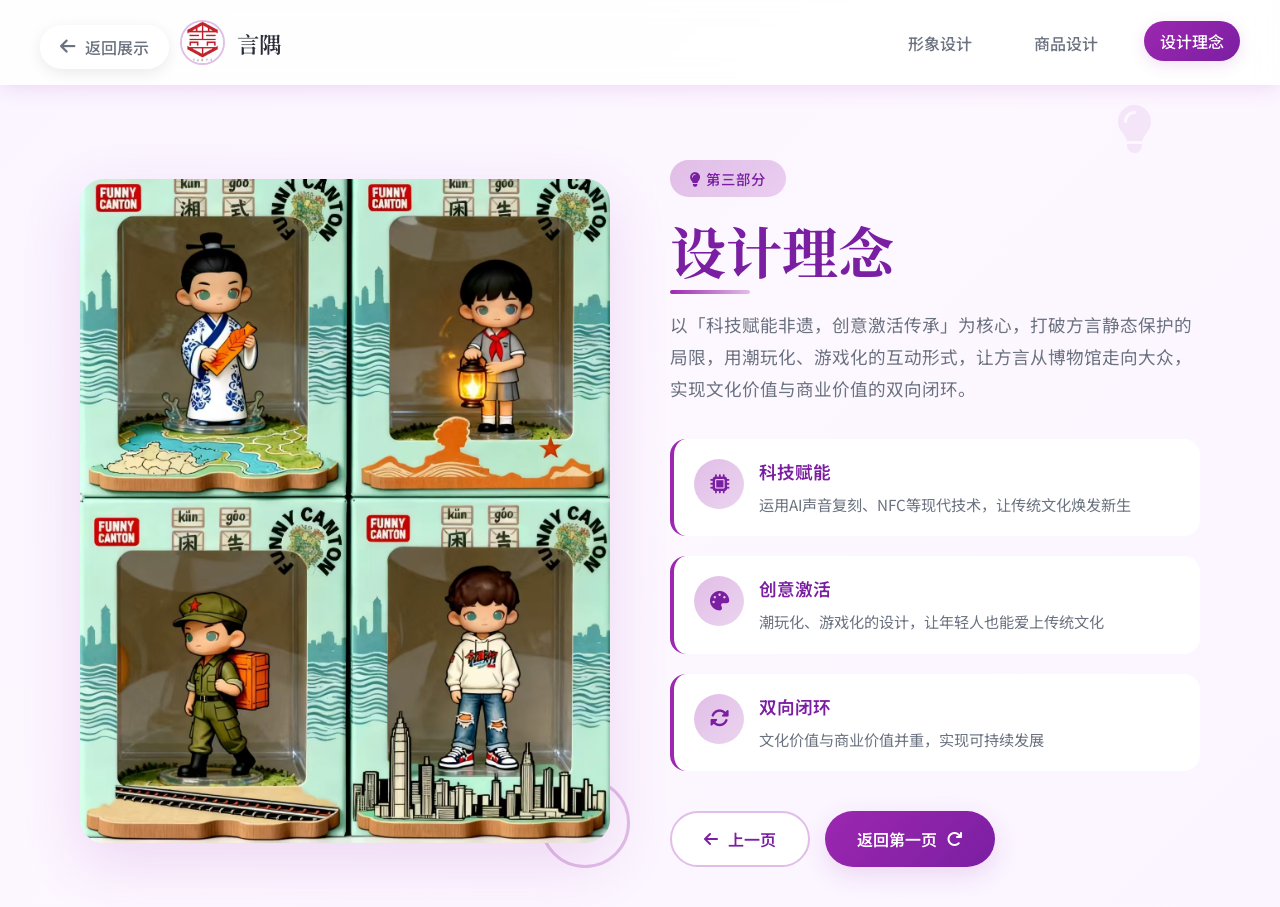
<file: 言隅/html/concept.html>
<!DOCTYPE html>
<html lang="zh-CN">
<head>
    <meta charset="UTF-8">
    <meta name="viewport" content="width=device-width, initial-scale=1.0">
    <link rel="icon" href="../imgs/logo.jpg" type="image/jpeg">
    <link rel="apple-touch-icon" href="../imgs/logo.jpg">
    <title>言隅 - 设计理念</title>
    <link rel="stylesheet" href="https://cdnjs.cloudflare.com/ajax/libs/font-awesome/6.4.0/css/all.min.css">
    <link rel="preconnect" href="https://fonts.googleapis.com">
    <link rel="preconnect" href="https://fonts.gstatic.com" crossorigin>
    <link href="https://fonts.googleapis.com/css2?family=Noto+Sans+SC:wght@300;400;500;700&family=Noto+Serif+SC:wght@400;600;700&display=swap" rel="stylesheet">
    <link rel="stylesheet" href="../css/concept.css">
</head>
<body>
    <!-- 返回链接 - 左上角（PC端原版位置） -->
    <a href="../index.html#show" class="back-link">
        <i class="fas fa-arrow-left"></i>
        <span>返回展示</span>
    </a>

    <!-- 导航栏：PC端完全保留原版 -->
    <nav class="navbar">
        <a href="../index.html" class="nav-brand">
            <img 
                src="../imgs/logo.jpg" 
                alt="言隅LOGO" 
                class="nav-logo logo-circle"
            >
            <span class="nav-title">言隅</span>
        </a>
        <div class="nav-links">
            <a href="./design.html" class="nav-link">形象设计</a>
            <a href="./product.html" class="nav-link">商品设计</a>
            <a href="./concept.html" class="nav-link active">设计理念</a>
        </div>
    </nav>

    <!-- 主内容区：PC端完全保留原版结构 -->
    <main class="main-content">
        <div class="content-wrapper">
            <!-- 图片区域：PC端完全保留原版 -->
            <div class="image-section">
                <img src="../imgs/img13.jpg" alt="设计理念" class="main-image">
                <div class="image-decoration"></div>
            </div>

            <!-- 内容区域：PC端完全保留原版 -->
            <div class="text-section">
                <span class="page-badge"><i class="fas fa-lightbulb"></i> 第三部分</span>
                <h1 class="page-title">设计理念</h1>
                <p class="page-description">
                    以「科技赋能非遗，创意激活传承」为核心，打破方言静态保护的局限，用潮玩化、游戏化的互动形式，让方言从博物馆走向大众，实现文化价值与商业价值的双向闭环。
                </p>
                
                <div class="concept-points">
                    <div class="concept-item">
                        <div class="concept-icon">
                            <i class="fas fa-microchip"></i>
                        </div>
                        <div class="concept-content">
                            <h3>科技赋能</h3>
                            <p>运用AI声音复刻、NFC等现代技术，让传统文化焕发新生</p>
                        </div>
                    </div>
                    <div class="concept-item">
                        <div class="concept-icon">
                            <i class="fas fa-palette"></i>
                        </div>
                        <div class="concept-content">
                            <h3>创意激活</h3>
                            <p>潮玩化、游戏化的设计，让年轻人也能爱上传统文化</p>
                        </div>
                    </div>
                    <div class="concept-item">
                        <div class="concept-icon">
                            <i class="fas fa-sync-alt"></i>
                        </div>
                        <div class="concept-content">
                            <h3>双向闭环</h3>
                            <p>文化价值与商业价值并重，实现可持续发展</p>
                        </div>
                    </div>
                </div>

                <div class="nav-buttons">
                    <a href="./product.html" class="nav-btn nav-btn-secondary">
                        <i class="fas fa-arrow-left"></i> 上一页
                    </a>
                    <a href="./design.html" class="nav-btn nav-btn-primary">
                        返回第一页 <i class="fas fa-redo"></i>
                    </a>
                </div>
            </div>
        </div>

        <!-- 浮动装饰：PC端完全保留原版 -->
        <div class="floating-elements">
            <div class="floating-element element-1">
                <i class="fas fa-lightbulb"></i>
            </div>
            <div class="floating-element element-2">
                <i class="fas fa-sparkles"></i>
            </div>
        </div>
    </main>

    <script src="../js/concept.js"></script>
</body>
</html>
</file>
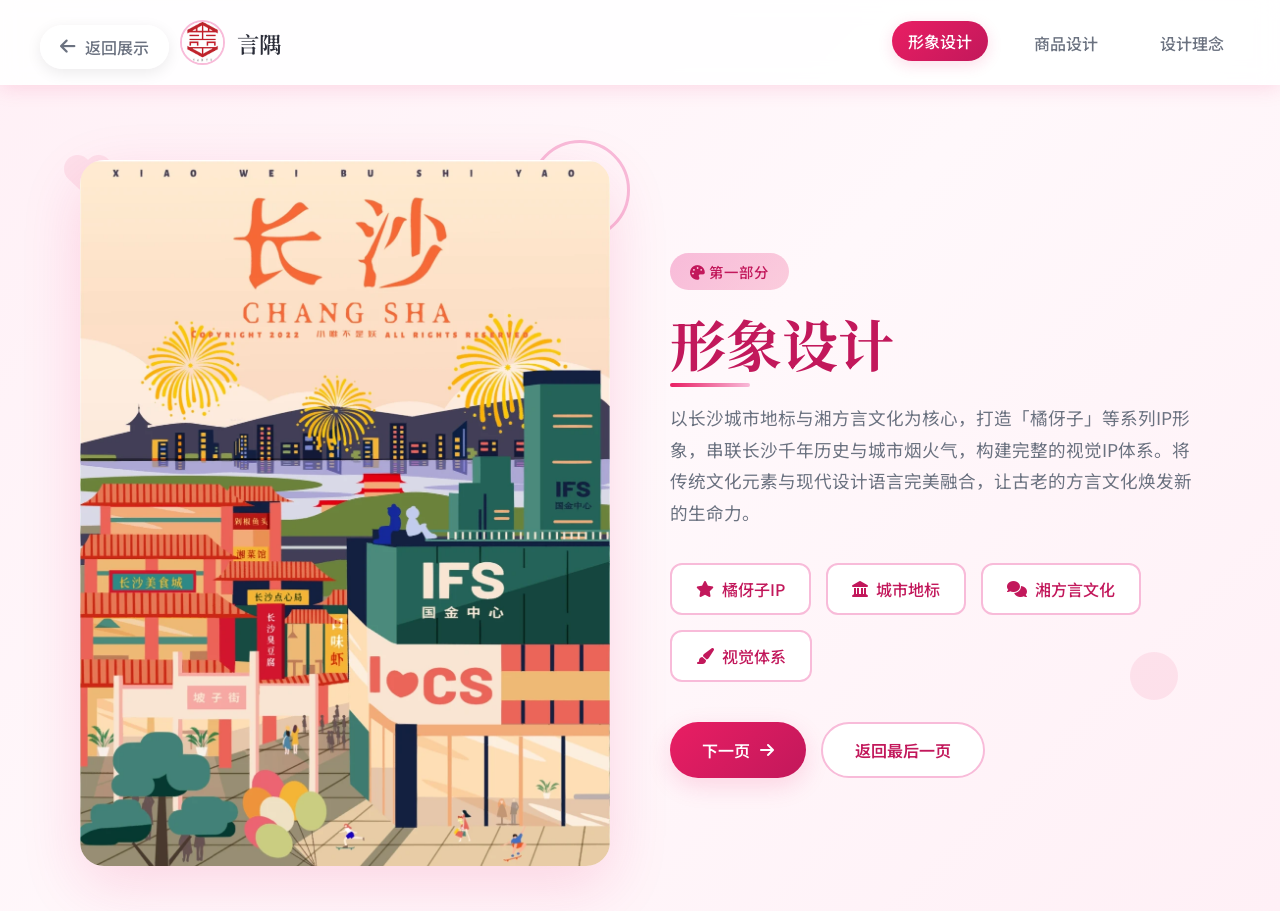
<file: 言隅/html/design.html>
<!DOCTYPE html>
<html lang="zh-CN">
<head>
    <meta charset="UTF-8">
    <meta name="viewport" content="width=device-width, initial-scale=1.0">
    <link rel="icon" href="../imgs/logo.jpg" type="image/jpeg">
    <link rel="apple-touch-icon" href="../imgs/logo.jpg">
    <title>言隅 - 形象设计</title>
    <link rel="stylesheet" href="https://cdnjs.cloudflare.com/ajax/libs/font-awesome/6.4.0/css/all.min.css">
    <link rel="preconnect" href="https://fonts.googleapis.com">
    <link rel="preconnect" href="https://fonts.gstatic.com" crossorigin>
    <link href="https://fonts.googleapis.com/css2?family=Noto+Sans+SC:wght@300;400;500;700&family=Noto+Serif+SC:wght@400;600;700&display=swap" rel="stylesheet">
    <link rel="stylesheet" href="../css/design.css">
</head>
<body>
    <!-- 返回链接 - 左上角（PC端位置） -->
    <a href="../index.html#show" class="back-link">
        <i class="fas fa-arrow-left"></i>
        <span>返回展示</span>
    </a>

    <!-- 导航栏：LOGO点击返回index.html -->
    <nav class="navbar">
        <a href="../index.html" class="nav-brand">
            <img 
                src="../imgs/logo.jpg" 
                alt="言隅LOGO" 
                class="nav-logo logo-circle"
            >
            <span class="nav-title">言隅</span>
        </a>
        <div class="nav-links">
            <a href="./design.html" class="nav-link active">形象设计</a>
            <a href="./product.html" class="nav-link">商品设计</a>
            <a href="./concept.html" class="nav-link">设计理念</a>
        </div>
    </nav>

    <!-- 主内容区：PC端完全保持原样 -->
    <main class="main-content">
        <div class="content-wrapper">
            <!-- 图片区域：PC端完全保留 -->
            <div class="image-section">
                <img src="../imgs/img11.jpg" alt="形象设计" class="main-image">
                <div class="image-decoration"></div>
            </div>

            <!-- 内容区域 -->
            <div class="text-section">
                <span class="page-badge"><i class="fas fa-palette"></i> 第一部分</span>
                <h1 class="page-title">形象设计</h1>
                <p class="page-description">
                    以长沙城市地标与湘方言文化为核心，打造「橘伢子」等系列IP形象，串联长沙千年历史与城市烟火气，构建完整的视觉IP体系。将传统文化元素与现代设计语言完美融合，让古老的方言文化焕发新的生命力。
                </p>
                
                <div class="features">
                    <div class="feature-tag">
                        <i class="fas fa-star"></i>
                        橘伢子IP
                    </div>
                    <div class="feature-tag">
                        <i class="fas fa-landmark"></i>
                        城市地标
                    </div>
                    <div class="feature-tag">
                        <i class="fas fa-comments"></i>
                        湘方言文化
                    </div>
                    <div class="feature-tag">
                        <i class="fas fa-paint-brush"></i>
                        视觉体系
                    </div>
                </div>

                <div class="nav-buttons">
                    <a href="./product.html" class="nav-btn nav-btn-primary">
                        下一页 <i class="fas fa-arrow-right"></i>
                    </a>
                    <a href="./concept.html" class="nav-btn nav-btn-secondary">
                        返回最后一页
                    </a>
                </div>
            </div>
        </div>

        <!-- 浮动装饰：PC端完全保留 -->
        <div class="floating-elements">
            <div class="floating-element element-1">
                <i class="fas fa-heart"></i>
            </div>
            <div class="floating-element element-2">
                <i class="fas fa-circle"></i>
            </div>
        </div>
    </main>

    <script src="../js/design.js"></script>
</body>
</html>
</file>
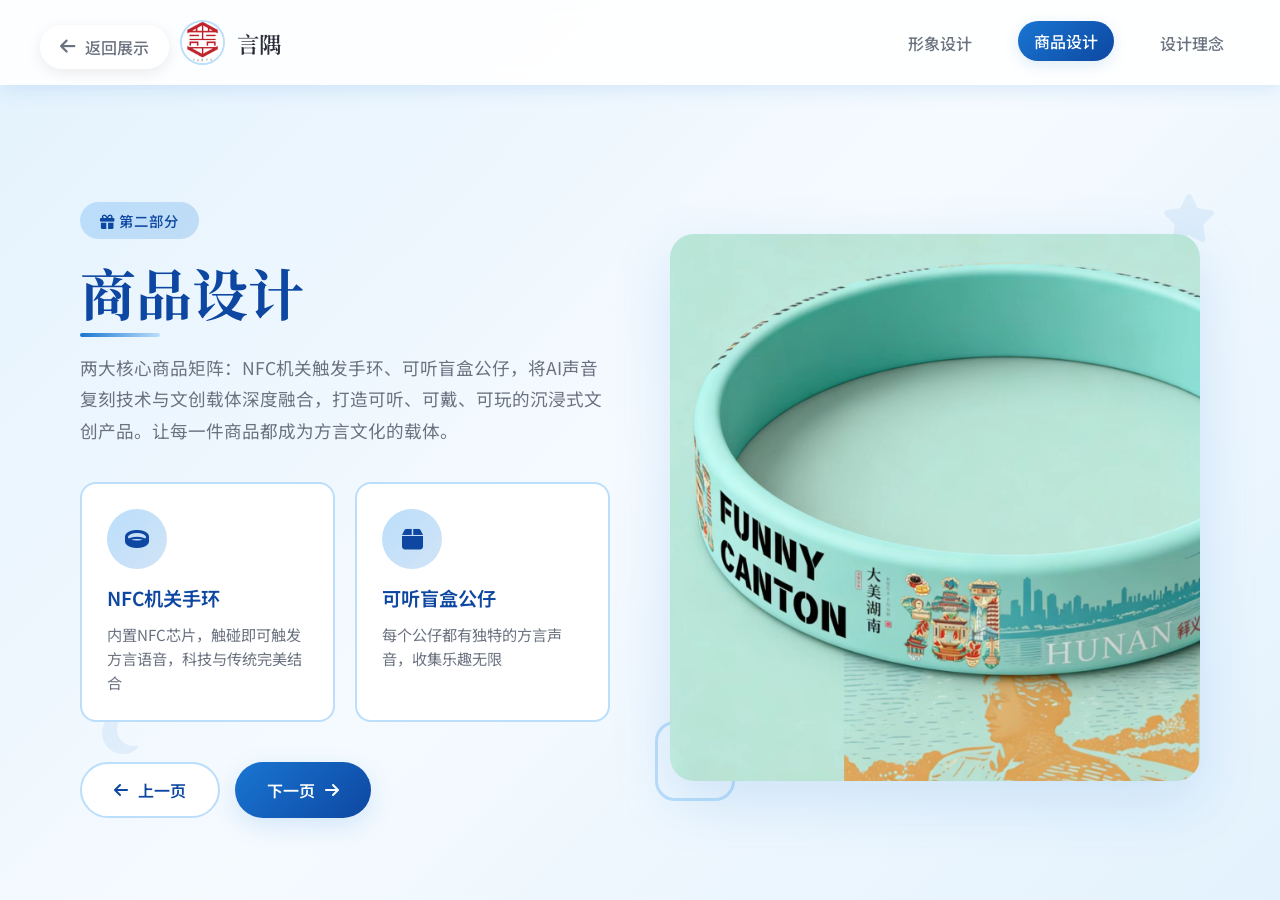
<file: 言隅/html/product.html>
<!DOCTYPE html>
<html lang="zh-CN">
<head>
    <meta charset="UTF-8">
    <meta name="viewport" content="width=device-width, initial-scale=1.0">
    <link rel="icon" href="../imgs/logo.jpg" type="image/jpeg">
    <link rel="apple-touch-icon" href="../imgs/logo.jpg">
    <title>言隅 - 商品设计</title>
    <link rel="stylesheet" href="https://cdnjs.cloudflare.com/ajax/libs/font-awesome/6.4.0/css/all.min.css">
    <link rel="preconnect" href="https://fonts.googleapis.com">
    <link rel="preconnect" href="https://fonts.gstatic.com" crossorigin>
    <link href="https://fonts.googleapis.com/css2?family=Noto+Sans+SC:wght@300;400;500;700&family=Noto+Serif+SC:wght@400;600;700&display=swap" rel="stylesheet">
    <link rel="stylesheet" href="../css/product.css">
</head>
<body>
    <!-- 返回链接 - 左上角（PC端原版位置） -->
    <a href="../index.html#show" class="back-link">
        <i class="fas fa-arrow-left"></i>
        <span>返回展示</span>
    </a>

    <!-- 导航栏：PC端完全保留原版 -->
    <nav class="navbar">
        <a href="../index.html" class="nav-brand">
            <img 
                src="../imgs/logo.jpg" 
                alt="言隅LOGO" 
                class="nav-logo logo-circle"
            >
            <span class="nav-title">言隅</span>
        </a>
        <div class="nav-links">
            <a href="./design.html" class="nav-link">形象设计</a>
            <a href="./product.html" class="nav-link active">商品设计</a>
            <a href="./concept.html" class="nav-link">设计理念</a>
        </div>
    </nav>

    <!-- 主内容区：PC端完全保留原版结构 -->
    <main class="main-content">
        <div class="content-wrapper">
            <!-- 图片区域：PC端完全保留原版 -->
            <div class="image-section">
                <img src="../imgs/img12.jpg" alt="商品设计" class="main-image">
                <div class="image-decoration"></div>
            </div>

            <!-- 内容区域：PC端完全保留原版 -->
            <div class="text-section">
                <span class="page-badge"><i class="fas fa-gift"></i> 第二部分</span>
                <h1 class="page-title">商品设计</h1>
                <p class="page-description">
                    两大核心商品矩阵：NFC机关触发手环、可听盲盒公仔，将AI声音复刻技术与文创载体深度融合，打造可听、可戴、可玩的沉浸式文创产品。让每一件商品都成为方言文化的载体。
                </p>
                
                <div class="products-grid">
                    <div class="product-card">
                        <div class="product-icon">
                            <i class="fas fa-ring"></i>
                        </div>
                        <h3 class="product-name">NFC机关手环</h3>
                        <p class="product-desc">内置NFC芯片，触碰即可触发方言语音，科技与传统完美结合</p>
                    </div>
                    <div class="product-card">
                        <div class="product-icon">
                            <i class="fas fa-box"></i>
                        </div>
                        <h3 class="product-name">可听盲盒公仔</h3>
                        <p class="product-desc">每个公仔都有独特的方言声音，收集乐趣无限</p>
                    </div>
                </div>

                <div class="nav-buttons">
                    <a href="./design.html" class="nav-btn nav-btn-secondary">
                        <i class="fas fa-arrow-left"></i> 上一页
                    </a>
                    <a href="./concept.html" class="nav-btn nav-btn-primary">
                        下一页 <i class="fas fa-arrow-right"></i>
                    </a>
                </div>
            </div>
        </div>

        <!-- 浮动装饰：PC端完全保留原版 -->
        <div class="floating-elements">
            <div class="floating-element element-1">
                <i class="fas fa-star"></i>
            </div>
            <div class="floating-element element-2">
                <i class="fas fa-moon"></i>
            </div>
        </div>
    </main>

    <script src="../js/product.js"></script>
</body>
</html>
</file>
<file: 言隅/css/concept.css>
/* ==========================================
   【基础样式 + PC端样式】100%完全保留原样
   ========================================== */
/* 薰衣草紫主题配色变量 */
:root {
    --primary: #9C27B0;
    --primary-light: #E1BEE7;
    --primary-dark: #7B1FA2;
    --bg: #FAF5FF;
    --bg-light: #FDF7FF;
    --text-dark: #2A2C38;
    --text-gray: #6B7280;
    --white: #FFFFFF;
    --shadow: rgba(156, 39, 176, 0.15);
    --shadow-hover: rgba(156, 39, 176, 0.25);
}

* {
    margin: 0;
    padding: 0;
    box-sizing: border-box;
}

body {
    font-family: 'Noto Sans SC', 'Noto Serif SC', sans-serif;
    background: linear-gradient(135deg, var(--bg) 0%, var(--bg-light) 50%, var(--bg) 100%);
    color: var(--text-dark);
    min-height: 100vh;
    overflow-x: hidden;
}

/* LOGO圆形样式 */
.logo-circle {
    border-radius: 50%;
    object-fit: cover;
    object-position: center;
    overflow: hidden;
}

/* 返回按钮样式（PC端原版） */
.back-link {
    position: fixed;
    top: 25px;
    left: 40px;
    z-index: 1001;
    display: flex;
    align-items: center;
    gap: 10px;
    text-decoration: none;
    color: var(--text-gray);
    font-weight: 500;
    padding: 10px 20px;
    border-radius: 25px;
    background: rgba(255, 255, 255, 0.8);
    backdrop-filter: blur(10px);
    transition: all 0.4s cubic-bezier(0.25, 0.46, 0.45, 0.94);
    box-shadow: 0 4px 15px rgba(0, 0, 0, 0.08);
}

.back-link:hover {
    color: var(--white);
    background: linear-gradient(135deg, var(--primary), var(--primary-dark));
    transform: translateX(-5px);
    box-shadow: 0 8px 25px var(--shadow);
}

.back-link i {
    font-size: 1.1rem;
    transition: transform 0.3s ease;
}

.back-link:hover i {
    transform: translateX(-3px);
}

/* 导航栏（PC端原版） */
.navbar {
    position: fixed;
    top: 0;
    left: 0;
    right: 0;
    z-index: 1000;
    background: rgba(255, 255, 255, 0.9);
    backdrop-filter: blur(10px);
    padding: 20px 40px;
    padding-left: 180px;
    display: flex;
    justify-content: space-between;
    align-items: center;
    box-shadow: 0 2px 20px var(--shadow);
}

.nav-brand {
    display: flex;
    align-items: center;
    gap: 12px;
    text-decoration: none;
    color: var(--text-dark);
    transition: all 0.3s ease;
}

.nav-brand:hover {
    transform: scale(1.02);
}

.nav-logo {
    width: 45px;
    height: 45px;
    border: 2px solid var(--primary-light);
    transition: all 0.3s ease;
}

.nav-logo:hover {
    border-color: var(--primary);
    box-shadow: 0 0 20px var(--shadow);
}

.nav-title {
    font-family: 'Noto Serif SC', serif;
    font-size: 1.4rem;
    font-weight: 600;
}

.nav-links {
    display: flex;
    gap: 30px;
    align-items: center;
}

.nav-link {
    text-decoration: none;
    color: var(--text-gray);
    font-weight: 500;
    padding: 8px 16px;
    border-radius: 20px;
    transition: all 0.3s ease;
}

.nav-link:hover, .nav-link.active {
    color: var(--white);
    background: linear-gradient(135deg, var(--primary), var(--primary-dark));
    transform: translateY(-2px);
    box-shadow: 0 4px 15px var(--shadow);
}

/* 主内容区（PC端原版） */
.main-content {
    padding-top: 120px;
    min-height: 100vh;
    display: flex;
    align-items: center;
    justify-content: center;
    position: relative;
}

.content-wrapper {
    max-width: 1200px;
    margin: 0 auto;
    padding: 40px;
    display: grid;
    grid-template-columns: 1fr 1fr;
    gap: 60px;
    align-items: center;
    position: relative;
    z-index: 10;
}

/* 图片区域（PC端原版） */
.image-section {
    position: relative;
    animation: imageFloat 6s ease-in-out infinite;
}

.main-image {
    width: 100%;
    border-radius: 24px;
    box-shadow: 0 20px 60px var(--shadow);
    transition: transform 0.6s ease;
}

.main-image:hover {
    transform: scale(1.02) rotate(1deg);
}

.image-decoration {
    position: absolute;
    width: 90px;
    height: 90px;
    border: 3px solid var(--primary-light);
    border-radius: 50%;
    bottom: -20px;
    right: -20px;
    z-index: -1;
    animation: decorationPulse 4s ease-in-out infinite;
}

/* 内容区域（PC端原版） */
.text-section {
    animation: fadeInUp 1s ease-out;
}

.page-badge {
    display: inline-block;
    padding: 8px 20px;
    background: linear-gradient(135deg, var(--primary-light), rgba(156, 39, 176, 0.2));
    color: var(--primary-dark);
    border-radius: 20px;
    font-size: 0.9rem;
    font-weight: 500;
    margin-bottom: 20px;
    letter-spacing: 1px;
    animation: badgeShine 3s ease-in-out infinite;
}

.page-title {
    font-family: 'Noto Serif SC', serif;
    font-size: clamp(2.5rem, 5vw, 3.5rem);
    font-weight: 700;
    color: var(--primary-dark);
    margin-bottom: 25px;
    line-height: 1.2;
    position: relative;
}

.page-title::after {
    content: '';
    position: absolute;
    bottom: -10px;
    left: 0;
    width: 80px;
    height: 4px;
    background: linear-gradient(90deg, var(--primary), var(--primary-light));
    border-radius: 2px;
    animation: titleLineGrow 1.5s ease-out;
}

.page-description {
    font-size: 1.1rem;
    line-height: 1.8;
    color: var(--text-gray);
    margin-bottom: 35px;
}

/* 理念要点（PC端原版） */
.concept-points {
    display: flex;
    flex-direction: column;
    gap: 20px;
    margin-bottom: 40px;
}

.concept-item {
    display: flex;
    align-items: flex-start;
    gap: 15px;
    background: var(--white);
    padding: 20px;
    border-radius: 16px;
    border-left: 4px solid var(--primary);
    transition: all 0.4s cubic-bezier(0.34, 1.56, 0.64, 1);
}

.concept-item:hover {
    transform: translateY(-5px);
    box-shadow: 0 10px 25px var(--shadow);
}

.concept-icon {
    width: 50px;
    height: 50px;
    background: linear-gradient(135deg, var(--primary-light), rgba(156, 39, 176, 0.2));
    border-radius: 50%;
    display: flex;
    align-items: center;
    justify-content: center;
    flex-shrink: 0;
    color: var(--primary-dark);
    font-size: 1.2rem;
}

.concept-content h3 {
    font-size: 1.1rem;
    font-weight: 600;
    color: var(--primary-dark);
    margin-bottom: 8px;
}

.concept-content p {
    color: var(--text-gray);
    font-size: 0.95rem;
    line-height: 1.6;
}

/* 导航按钮（PC端原版） */
.nav-buttons {
    display: flex;
    gap: 15px;
}

.nav-btn {
    padding: 14px 32px;
    border-radius: 30px;
    font-weight: 600;
    text-decoration: none;
    display: flex;
    align-items: center;
    gap: 10px;
    transition: all 0.4s cubic-bezier(0.34, 1.56, 0.64, 1);
    cursor: pointer;
    border: none;
    font-size: 1rem;
}

.nav-btn-primary {
    background: linear-gradient(135deg, var(--primary), var(--primary-dark));
    color: var(--white);
    box-shadow: 0 8px 25px var(--shadow);
}

.nav-btn-primary:hover {
    transform: translateY(-4px) scale(1.02);
    box-shadow: 0 15px 40px var(--shadow-hover);
}

.nav-btn-secondary {
    background: var(--white);
    color: var(--primary-dark);
    border: 2px solid var(--primary-light);
}

.nav-btn-secondary:hover {
    background: var(--primary-light);
    transform: translateY(-3px);
}

/* 浮动装饰（PC端原版） */
.floating-elements {
    position: absolute;
    top: 0;
    left: 0;
    right: 0;
    bottom: 0;
    pointer-events: none;
    overflow: hidden;
}

.floating-element {
    position: absolute;
    color: var(--primary);
    opacity: 0.08;
    font-size: 3rem;
}

.element-1 {
    top: 10%;
    right: 10%;
    animation: float1 14s ease-in-out infinite;
}

.element-2 {
    bottom: 20%;
    left: 5%;
    animation: float2 12s ease-in-out infinite;
}

/* 动画关键帧（PC端原版） */
@keyframes fadeInUp {
    0% { opacity: 0; transform: translateY(40px); }
    100% { opacity: 1; transform: translateY(0); }
}

@keyframes imageFloat {
    0%, 100% { transform: translateY(0); }
    50% { transform: translateY(-10px); }
}

@keyframes decorationPulse {
    0%, 100% { transform: scale(1); opacity: 0.5; }
    50% { transform: scale(1.1); opacity: 0.8; }
}

@keyframes badgeShine {
    0%, 100% { box-shadow: 0 0 0 0 rgba(156, 39, 176, 0.2); }
    50% { box-shadow: 0 0 20px 5px rgba(156, 39, 176, 0.15); }
}

@keyframes titleLineGrow {
    0% { width: 0; }
    100% { width: 80px; }
}

@keyframes float1 {
    0%, 100% { transform: translate(0, 0) rotate(0deg); }
    50% { transform: translate(20px, -30px) rotate(180deg); }
}

@keyframes float2 {
    0%, 100% { transform: translate(0, 0) scale(1); }
    50% { transform: translate(-30px, 20px) scale(1.1); }
}

/* ==========================================
   【移动端增量适配】仅在宽度<768px时生效
   不影响PC端任何原有样式
   ========================================== */
@media (max-width: 767px) {
    /* 移动端：返回按钮改为圆形悬浮 */
    .back-link {
        top: 70px;
        left: 20px;
        width: 40px;
        height: 40px;
        padding: 0;
        border-radius: 50%;
        justify-content: center;
    }
    
    .back-link span {
        display: none;
    }
    
    /* 移动端：导航栏调整 */
    .navbar {
        padding: 16px 20px;
        padding-left: 20px;
    }
    
    .nav-logo {
        width: 36px;
        height: 36px;
    }
    
    .nav-title {
        font-size: 1.2rem;
    }
    
    .nav-links {
        gap: 8px;
    }
    
    .nav-link {
        padding: 8px 10px;
        font-size: 0.85rem;
        border-radius: 20px;
    }
    
    .nav-link.active {
        background: var(--primary);
        font-weight: 600;
    }
    
    /* 移动端：内容区改为单列布局，保留图片 */
    .content-wrapper {
        grid-template-columns: 1fr;
        gap: 30px;
        padding: 0 20px;
    }
    
    /* 移动端：图片区域优化显示 */
    .image-section {
        order: -1; /* 图片在最上方 */
        max-width: 100%;
    }
    
    .main-image {
        width: 100%;
        max-height: 250px;
        object-fit: cover;
    }
    
    .image-decoration {
        width: 70px;
        height: 70px;
        bottom: -15px;
        right: -15px;
    }
    
    /* 移动端：隐藏PC端的浮动装饰 */
    .floating-elements {
        display: none;
    }
    
    /* 移动端：文字调整 */
    .page-title {
        font-size: 2.8rem;
    }
    
    .page-description {
        font-size: 1rem;
        margin: 24px 0 32px;
    }
    
    /* 移动端：理念项调整 */
    .concept-item {
        padding: 16px;
    }
    
    .concept-icon {
        width: 45px;
        height: 45px;
        font-size: 1.1rem;
    }
    
    /* 移动端：按钮改为上下排列 */
    .nav-buttons {
        flex-direction: column;
        gap: 12px;
    }
    
    .nav-btn {
        width: 100%;
        justify-content: center;
    }
}
</file>
<file: 言隅/css/design.css>
/* ==========================================
   【基础样式 + PC端样式】100%完全保留原样
   ========================================== */
/* 玫瑰红主题配色变量 */
:root {
    --primary: #E91E63;
    --primary-light: #F8BBD9;
    --primary-dark: #C2185B;
    --bg: #FFF0F6;
    --bg-light: #FFF8FB;
    --text-dark: #2A2C38;
    --text-gray: #6B7280;
    --white: #FFFFFF;
    --shadow: rgba(233, 30, 99, 0.15);
    --shadow-hover: rgba(233, 30, 99, 0.25);
}

* {
    margin: 0;
    padding: 0;
    box-sizing: border-box;
}

body {
    font-family: 'Noto Sans SC', 'Noto Serif SC', sans-serif;
    background: linear-gradient(135deg, var(--bg) 0%, var(--bg-light) 50%, var(--bg) 100%);
    color: var(--text-dark);
    min-height: 100vh;
    overflow-x: hidden;
}

/* 记忆里的LOGO圆形样式 */
.logo-circle {
    border-radius: 50%;
    object-fit: cover;
    object-position: center;
    overflow: hidden;
}

/* 返回按钮样式 - 非按钮形式（PC端） */
.back-link {
    position: fixed;
    top: 25px;
    left: 40px;
    z-index: 1001;
    display: flex;
    align-items: center;
    gap: 10px;
    text-decoration: none;
    color: var(--text-gray);
    font-weight: 500;
    padding: 10px 20px;
    border-radius: 25px;
    background: rgba(255, 255, 255, 0.8);
    backdrop-filter: blur(10px);
    transition: all 0.4s cubic-bezier(0.25, 0.46, 0.45, 0.94);
    box-shadow: 0 4px 15px rgba(0, 0, 0, 0.08);
}

.back-link:hover {
    color: var(--white);
    background: linear-gradient(135deg, var(--primary), var(--primary-dark));
    transform: translateX(-5px);
    box-shadow: 0 8px 25px var(--shadow);
}

.back-link i {
    font-size: 1.1rem;
    transition: transform 0.3s ease;
}

.back-link:hover i {
    transform: translateX(-3px);
}

/* 导航栏（PC端） */
.navbar {
    position: fixed;
    top: 0;
    left: 0;
    right: 0;
    z-index: 1000;
    background: rgba(255, 255, 255, 0.9);
    backdrop-filter: blur(10px);
    padding: 20px 40px;
    padding-left: 180px;
    display: flex;
    justify-content: space-between;
    align-items: center;
    box-shadow: 0 2px 20px var(--shadow);
}

.nav-brand {
    display: flex;
    align-items: center;
    gap: 12px;
    text-decoration: none;
    color: var(--text-dark);
    transition: all 0.3s ease;
}

.nav-brand:hover {
    transform: scale(1.02);
}

.nav-logo {
    width: 45px;
    height: 45px;
    border: 2px solid var(--primary-light);
    transition: all 0.3s ease;
}

.nav-logo:hover {
    border-color: var(--primary);
    box-shadow: 0 0 20px var(--shadow);
}

.nav-title {
    font-family: 'Noto Serif SC', serif;
    font-size: 1.4rem;
    font-weight: 600;
}

.nav-links {
    display: flex;
    gap: 30px;
    align-items: center;
}

.nav-link {
    text-decoration: none;
    color: var(--text-gray);
    font-weight: 500;
    padding: 8px 16px;
    border-radius: 20px;
    transition: all 0.3s ease;
}

.nav-link:hover, .nav-link.active {
    color: var(--white);
    background: linear-gradient(135deg, var(--primary), var(--primary-dark));
    transform: translateY(-2px);
    box-shadow: 0 4px 15px var(--shadow);
}

/* 主内容区（PC端） */
.main-content {
    padding-top: 120px;
    min-height: 100vh;
    display: flex;
    align-items: center;
    justify-content: center;
    position: relative;
}

.content-wrapper {
    max-width: 1200px;
    margin: 0 auto;
    padding: 40px;
    display: grid;
    grid-template-columns: 1fr 1fr;
    gap: 60px;
    align-items: center;
    position: relative;
    z-index: 10;
}

/* 图片区域（PC端） */
.image-section {
    position: relative;
    animation: imageFloat 6s ease-in-out infinite;
}

.main-image {
    width: 100%;
    border-radius: 24px;
    box-shadow: 0 20px 60px var(--shadow);
    transition: transform 0.6s ease;
}

.main-image:hover {
    transform: scale(1.02) rotate(1deg);
}

.image-decoration {
    position: absolute;
    width: 100px;
    height: 100px;
    border: 3px solid var(--primary-light);
    border-radius: 50%;
    top: -20px;
    right: -20px;
    z-index: -1;
    animation: decorationPulse 3s ease-in-out infinite;
}

/* 内容区域（PC端） */
.text-section {
    animation: fadeInUp 1s ease-out;
}

.page-badge {
    display: inline-block;
    padding: 8px 20px;
    background: linear-gradient(135deg, var(--primary-light), rgba(233, 30, 99, 0.2));
    color: var(--primary-dark);
    border-radius: 20px;
    font-size: 0.9rem;
    font-weight: 500;
    margin-bottom: 20px;
    letter-spacing: 1px;
    animation: badgeShine 3s ease-in-out infinite;
}

.page-title {
    font-family: 'Noto Serif SC', serif;
    font-size: clamp(2.5rem, 5vw, 3.5rem);
    font-weight: 700;
    color: var(--primary-dark);
    margin-bottom: 25px;
    line-height: 1.2;
    position: relative;
}

.page-title::after {
    content: '';
    position: absolute;
    bottom: -10px;
    left: 0;
    width: 80px;
    height: 4px;
    background: linear-gradient(90deg, var(--primary), var(--primary-light));
    border-radius: 2px;
    animation: titleLineGrow 1.5s ease-out;
}

.page-description {
    font-size: 1.1rem;
    line-height: 1.8;
    color: var(--text-gray);
    margin-bottom: 35px;
}

/* 特色标签（PC端） */
.features {
    display: flex;
    flex-wrap: wrap;
    gap: 15px;
    margin-bottom: 40px;
}

.feature-tag {
    padding: 12px 24px;
    background: var(--white);
    border: 2px solid var(--primary-light);
    border-radius: 12px;
    font-weight: 500;
    color: var(--primary-dark);
    transition: all 0.4s cubic-bezier(0.34, 1.56, 0.64, 1);
    display: flex;
    align-items: center;
    gap: 8px;
}

.feature-tag:hover {
    background: linear-gradient(135deg, var(--primary), var(--primary-dark));
    color: var(--white);
    border-color: transparent;
    transform: translateY(-5px) scale(1.02);
    box-shadow: 0 10px 25px var(--shadow);
}

/* 导航按钮（PC端） */
.nav-buttons {
    display: flex;
    gap: 15px;
}

.nav-btn {
    padding: 14px 32px;
    border-radius: 30px;
    font-weight: 600;
    text-decoration: none;
    display: flex;
    align-items: center;
    gap: 10px;
    transition: all 0.4s cubic-bezier(0.34, 1.56, 0.64, 1);
    cursor: pointer;
    border: none;
    font-size: 1rem;
}

.nav-btn-primary {
    background: linear-gradient(135deg, var(--primary), var(--primary-dark));
    color: var(--white);
    box-shadow: 0 8px 25px var(--shadow);
}

.nav-btn-primary:hover {
    transform: translateY(-4px) scale(1.02);
    box-shadow: 0 15px 40px var(--shadow-hover);
}

.nav-btn-secondary {
    background: var(--white);
    color: var(--primary-dark);
    border: 2px solid var(--primary-light);
}

.nav-btn-secondary:hover {
    background: var(--primary-light);
    transform: translateY(-3px);
}

/* 浮动装饰（PC端） */
.floating-elements {
    position: absolute;
    top: 0;
    left: 0;
    right: 0;
    bottom: 0;
    pointer-events: none;
    overflow: hidden;
}

.floating-element {
    position: absolute;
    color: var(--primary);
    opacity: 0.08;
    font-size: 3rem;
}

.element-1 {
    top: 15%;
    left: 5%;
    animation: float1 12s ease-in-out infinite;
}

.element-2 {
    top: 70%;
    right: 8%;
    animation: float2 15s ease-in-out infinite;
}

/* 动画关键帧（PC端） */
@keyframes fadeInUp {
    0% { opacity: 0; transform: translateY(40px); }
    100% { opacity: 1; transform: translateY(0); }
}

@keyframes imageFloat {
    0%, 100% { transform: translateY(0); }
    50% { transform: translateY(-10px); }
}

@keyframes decorationPulse {
    0%, 100% { transform: scale(1); opacity: 0.5; }
    50% { transform: scale(1.1); opacity: 0.8; }
}

@keyframes badgeShine {
    0%, 100% { box-shadow: 0 0 0 0 rgba(233, 30, 99, 0.2); }
    50% { box-shadow: 0 0 20px 5px rgba(233, 30, 99, 0.15); }
}

@keyframes titleLineGrow {
    0% { width: 0; }
    100% { width: 80px; }
}

@keyframes float1 {
    0%, 100% { transform: translate(0, 0) rotate(0deg); }
    50% { transform: translate(30px, -30px) rotate(180deg); }
}

@keyframes float2 {
    0%, 100% { transform: translate(0, 0) scale(1); }
    50% { transform: translate(-20px, 20px) scale(1.1); }
}

/* ==========================================
   【移动端增量适配】仅在宽度<768px时生效
   不影响PC端任何原有样式
   ========================================== */
@media (max-width: 767px) {
    /* 移动端：返回按钮改为圆形悬浮 */
    .back-link {
        top: 70px;
        left: 20px;
        width: 40px;
        height: 40px;
        padding: 0;
        border-radius: 50%;
        justify-content: center;
    }
    
    .back-link span {
        display: none;
    }
    
    /* 移动端：导航栏调整 */
    .navbar {
        padding: 16px 20px;
        padding-left: 20px;
    }
    
    .nav-logo {
        width: 36px;
        height: 36px;
    }
    
    .nav-title {
        font-size: 1.2rem;
    }
    
    .nav-links {
        gap: 8px;
    }
    
    .nav-link {
        padding: 8px 10px;
        font-size: 0.85rem;
        border-radius: 20px;
    }
    
    .nav-link.active {
        background: var(--primary);
        font-weight: 600;
    }
    
    /* 移动端：内容区改为单列布局，保留图片 */
    .content-wrapper {
        grid-template-columns: 1fr;
        gap: 30px;
        padding: 0 20px;
    }
    
    /* 移动端：图片区域优化显示 */
    .image-section {
        order: -1; /* 图片在最上方 */
        max-width: 100%;
    }
    
    .main-image {
        width: 100%;
        max-height: 250px;
        object-fit: cover;
    }
    
    .image-decoration {
        width: 80px;
        height: 80px;
        top: -15px;
        right: -15px;
    }
    
    /* 移动端：隐藏PC端的浮动装饰，改用简洁背景 */
    .floating-elements {
        display: none;
    }
    
    /* 移动端：文字调整 */
    .page-title {
        font-size: 2.8rem;
    }
    
    .page-description {
        font-size: 1rem;
        margin: 24px 0 32px;
    }
    
    /* 移动端：标签改为2×2网格 */
    .features {
        display: grid;
        grid-template-columns: 1fr 1fr;
        gap: 12px;
    }
    
    .feature-tag {
        padding: 14px 16px;
        font-size: 1rem;
        justify-content: center;
    }
    
    /* 移动端：按钮改为上下排列 */
    .nav-buttons {
        flex-direction: column;
        gap: 12px;
    }
    
    .nav-btn {
        width: 100%;
        justify-content: center;
    }
}
</file>
<file: 言隅/css/product.css>
/* ==========================================
   【基础样式 + PC端样式】100%完全保留原样
   ========================================== */
/* 星空蓝主题配色变量 */
:root {
    --primary: #1976D2;
    --primary-light: #BBDEFB;
    --primary-dark: #0D47A1;
    --bg: #E3F2FD;
    --bg-light: #F5FAFF;
    --text-dark: #2A2C38;
    --text-gray: #6B7280;
    --white: #FFFFFF;
    --shadow: rgba(25, 118, 210, 0.15);
    --shadow-hover: rgba(25, 118, 210, 0.25);
}

* {
    margin: 0;
    padding: 0;
    box-sizing: border-box;
}

body {
    font-family: 'Noto Sans SC', 'Noto Serif SC', sans-serif;
    background: linear-gradient(135deg, var(--bg) 0%, var(--bg-light) 50%, var(--bg) 100%);
    color: var(--text-dark);
    min-height: 100vh;
    overflow-x: hidden;
}

/* LOGO圆形样式 */
.logo-circle {
    border-radius: 50%;
    object-fit: cover;
    object-position: center;
    overflow: hidden;
}

/* 返回按钮样式（PC端原版） */
.back-link {
    position: fixed;
    top: 25px;
    left: 40px;
    z-index: 1001;
    display: flex;
    align-items: center;
    gap: 10px;
    text-decoration: none;
    color: var(--text-gray);
    font-weight: 500;
    padding: 10px 20px;
    border-radius: 25px;
    background: rgba(255, 255, 255, 0.8);
    backdrop-filter: blur(10px);
    transition: all 0.4s cubic-bezier(0.25, 0.46, 0.45, 0.94);
    box-shadow: 0 4px 15px rgba(0, 0, 0, 0.08);
}

.back-link:hover {
    color: var(--white);
    background: linear-gradient(135deg, var(--primary), var(--primary-dark));
    transform: translateX(-5px);
    box-shadow: 0 8px 25px var(--shadow);
}

.back-link i {
    font-size: 1.1rem;
    transition: transform 0.3s ease;
}

.back-link:hover i {
    transform: translateX(-3px);
}

/* 导航栏（PC端原版） */
.navbar {
    position: fixed;
    top: 0;
    left: 0;
    right: 0;
    z-index: 1000;
    background: rgba(255, 255, 255, 0.9);
    backdrop-filter: blur(10px);
    padding: 20px 40px;
    padding-left: 180px;
    display: flex;
    justify-content: space-between;
    align-items: center;
    box-shadow: 0 2px 20px var(--shadow);
}

.nav-brand {
    display: flex;
    align-items: center;
    gap: 12px;
    text-decoration: none;
    color: var(--text-dark);
    transition: all 0.3s ease;
}

.nav-brand:hover {
    transform: scale(1.02);
}

.nav-logo {
    width: 45px;
    height: 45px;
    border: 2px solid var(--primary-light);
    transition: all 0.3s ease;
}

.nav-logo:hover {
    border-color: var(--primary);
    box-shadow: 0 0 20px var(--shadow);
}

.nav-title {
    font-family: 'Noto Serif SC', serif;
    font-size: 1.4rem;
    font-weight: 600;
}

.nav-links {
    display: flex;
    gap: 30px;
    align-items: center;
}

.nav-link {
    text-decoration: none;
    color: var(--text-gray);
    font-weight: 500;
    padding: 8px 16px;
    border-radius: 20px;
    transition: all 0.3s ease;
}

.nav-link:hover, .nav-link.active {
    color: var(--white);
    background: linear-gradient(135deg, var(--primary), var(--primary-dark));
    transform: translateY(-2px);
    box-shadow: 0 4px 15px var(--shadow);
}

/* 主内容区（PC端原版） */
.main-content {
    padding-top: 120px;
    min-height: 100vh;
    display: flex;
    align-items: center;
    justify-content: center;
    position: relative;
}

.content-wrapper {
    max-width: 1200px;
    margin: 0 auto;
    padding: 40px;
    display: grid;
    grid-template-columns: 1fr 1fr;
    gap: 60px;
    align-items: center;
    position: relative;
    z-index: 10;
}

/* 图片区域（PC端原版） */
.image-section {
    position: relative;
    order: 2;
    animation: imageFloat 6s ease-in-out infinite;
}

.main-image {
    width: 100%;
    border-radius: 24px;
    box-shadow: 0 20px 60px var(--shadow);
    transition: transform 0.6s ease;
}

.main-image:hover {
    transform: scale(1.02) rotate(-1deg);
}

.image-decoration {
    position: absolute;
    width: 80px;
    height: 80px;
    border: 3px solid var(--primary-light);
    border-radius: 20px;
    bottom: -15px;
    left: -15px;
    z-index: -1;
    animation: decorationRotate 8s linear infinite;
}

/* 内容区域（PC端原版） */
.text-section {
    order: 1;
    animation: fadeInUp 1s ease-out;
}

.page-badge {
    display: inline-block;
    padding: 8px 20px;
    background: linear-gradient(135deg, var(--primary-light), rgba(25, 118, 210, 0.2));
    color: var(--primary-dark);
    border-radius: 20px;
    font-size: 0.9rem;
    font-weight: 500;
    margin-bottom: 20px;
    letter-spacing: 1px;
    animation: badgeShine 3s ease-in-out infinite;
}

.page-title {
    font-family: 'Noto Serif SC', serif;
    font-size: clamp(2.5rem, 5vw, 3.5rem);
    font-weight: 700;
    color: var(--primary-dark);
    margin-bottom: 25px;
    line-height: 1.2;
    position: relative;
}

.page-title::after {
    content: '';
    position: absolute;
    bottom: -10px;
    left: 0;
    width: 80px;
    height: 4px;
    background: linear-gradient(90deg, var(--primary), var(--primary-light));
    border-radius: 2px;
    animation: titleLineGrow 1.5s ease-out;
}

.page-description {
    font-size: 1.1rem;
    line-height: 1.8;
    color: var(--text-gray);
    margin-bottom: 35px;
}

/* 商品卡片（PC端原版） */
.products-grid {
    display: grid;
    grid-template-columns: 1fr 1fr;
    gap: 20px;
    margin-bottom: 40px;
}

.product-card {
    background: var(--white);
    padding: 25px;
    border-radius: 16px;
    border: 2px solid var(--primary-light);
    transition: all 0.4s cubic-bezier(0.34, 1.56, 0.64, 1);
}

.product-card:hover {
    transform: translateY(-8px) scale(1.03);
    box-shadow: 0 15px 30px var(--shadow);
    border-color: var(--primary);
}

.product-icon {
    width: 60px;
    height: 60px;
    background: linear-gradient(135deg, var(--primary-light), rgba(25, 118, 210, 0.2));
    border-radius: 50%;
    display: flex;
    align-items: center;
    justify-content: center;
    margin-bottom: 15px;
    color: var(--primary-dark);
    font-size: 1.5rem;
}

.product-name {
    font-size: 1.2rem;
    font-weight: 600;
    color: var(--primary-dark);
    margin-bottom: 10px;
}

.product-desc {
    color: var(--text-gray);
    font-size: 0.95rem;
    line-height: 1.6;
}

/* 导航按钮（PC端原版） */
.nav-buttons {
    display: flex;
    gap: 15px;
}

.nav-btn {
    padding: 14px 32px;
    border-radius: 30px;
    font-weight: 600;
    text-decoration: none;
    display: flex;
    align-items: center;
    gap: 10px;
    transition: all 0.4s cubic-bezier(0.34, 1.56, 0.64, 1);
    cursor: pointer;
    border: none;
    font-size: 1rem;
}

.nav-btn-primary {
    background: linear-gradient(135deg, var(--primary), var(--primary-dark));
    color: var(--white);
    box-shadow: 0 8px 25px var(--shadow);
}

.nav-btn-primary:hover {
    transform: translateY(-4px) scale(1.02);
    box-shadow: 0 15px 40px var(--shadow-hover);
}

.nav-btn-secondary {
    background: var(--white);
    color: var(--primary-dark);
    border: 2px solid var(--primary-light);
}

.nav-btn-secondary:hover {
    background: var(--primary-light);
    transform: translateY(-3px);
}

/* 浮动装饰（PC端原版） */
.floating-elements {
    position: absolute;
    top: 0;
    left: 0;
    right: 0;
    bottom: 0;
    pointer-events: none;
    overflow: hidden;
}

.floating-element {
    position: absolute;
    color: var(--primary);
    opacity: 0.08;
    font-size: 3rem;
}

.element-1 {
    top: 20%;
    right: 5%;
    animation: float1 10s ease-in-out infinite;
}

.element-2 {
    bottom: 15%;
    left: 8%;
    animation: float2 14s ease-in-out infinite;
}

/* 动画关键帧（PC端原版） */
@keyframes fadeInUp {
    0% { opacity: 0; transform: translateY(40px); }
    100% { opacity: 1; transform: translateY(0); }
}

@keyframes imageFloat {
    0%, 100% { transform: translateY(0); }
    50% { transform: translateY(-10px); }
}

@keyframes decorationRotate {
    0% { transform: rotate(0deg); }
    100% { transform: rotate(360deg); }
}

@keyframes badgeShine {
    0%, 100% { box-shadow: 0 0 0 0 rgba(25, 118, 210, 0.2); }
    50% { box-shadow: 0 0 20px 5px rgba(25, 118, 210, 0.15); }
}

@keyframes titleLineGrow {
    0% { width: 0; }
    100% { width: 80px; }
}

@keyframes float1 {
    0%, 100% { transform: translate(0, 0) rotate(0deg); }
    50% { transform: translate(-30px, 20px) rotate(90deg); }
}

@keyframes float2 {
    0%, 100% { transform: translate(0, 0) scale(1); }
    50% { transform: translate(20px, -20px) scale(1.1); }
}

/* ==========================================
   【移动端增量适配】仅在宽度<768px时生效
   不影响PC端任何原有样式
   ========================================== */
@media (max-width: 767px) {
    /* 移动端：返回按钮改为圆形悬浮 */
    .back-link {
        top: 70px;
        left: 20px;
        width: 40px;
        height: 40px;
        padding: 0;
        border-radius: 50%;
        justify-content: center;
    }
    
    .back-link span {
        display: none;
    }
    
    /* 移动端：导航栏调整 */
    .navbar {
        padding: 16px 20px;
        padding-left: 20px;
    }
    
    .nav-logo {
        width: 36px;
        height: 36px;
    }
    
    .nav-title {
        font-size: 1.2rem;
    }
    
    .nav-links {
        gap: 8px;
    }
    
    .nav-link {
        padding: 8px 10px;
        font-size: 0.85rem;
        border-radius: 20px;
    }
    
    .nav-link.active {
        background: var(--primary);
        font-weight: 600;
    }
    
    /* 移动端：内容区改为单列布局，保留图片 */
    .content-wrapper {
        grid-template-columns: 1fr;
        gap: 30px;
        padding: 0 20px;
    }
    
    /* 移动端：图片区域优化显示 */
    .image-section {
        order: -1; /* 图片在最上方 */
        max-width: 100%;
    }
    
    .main-image {
        width: 100%;
        max-height: 250px;
        object-fit: cover;
    }
    
    .image-decoration {
        width: 60px;
        height: 60px;
        bottom: -10px;
        left: -10px;
    }
    
    /* 移动端：隐藏PC端的浮动装饰 */
    .floating-elements {
        display: none;
    }
    
    /* 移动端：文字调整 */
    .page-title {
        font-size: 2.8rem;
    }
    
    .page-description {
        font-size: 1rem;
        margin: 24px 0 32px;
    }
    
    /* 移动端：商品卡片调整 */
    .products-grid {
        grid-template-columns: 1fr;
        gap: 16px;
    }
    
    .product-card {
        padding: 20px;
    }
    
    /* 移动端：按钮改为上下排列 */
    .nav-buttons {
        flex-direction: column;
        gap: 12px;
    }
    
    .nav-btn {
        width: 100%;
        justify-content: center;
    }
}
</file>
